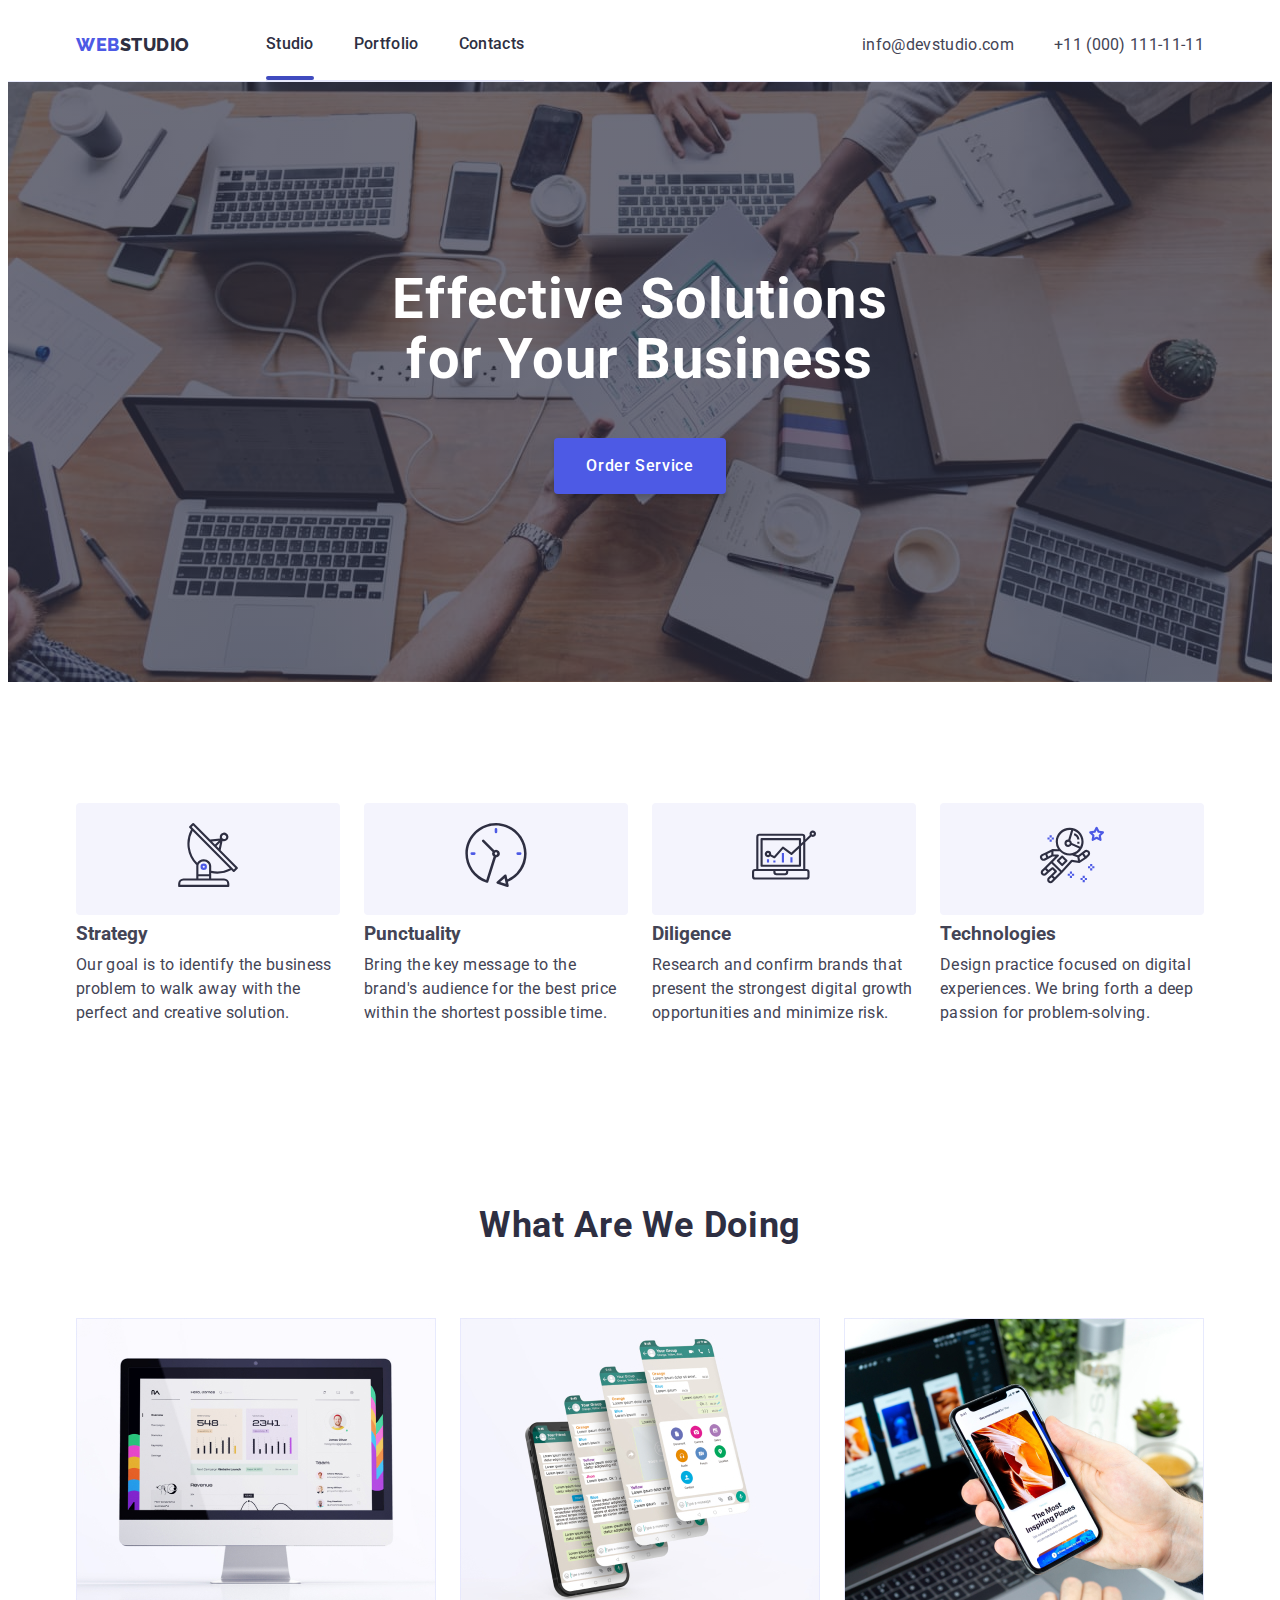
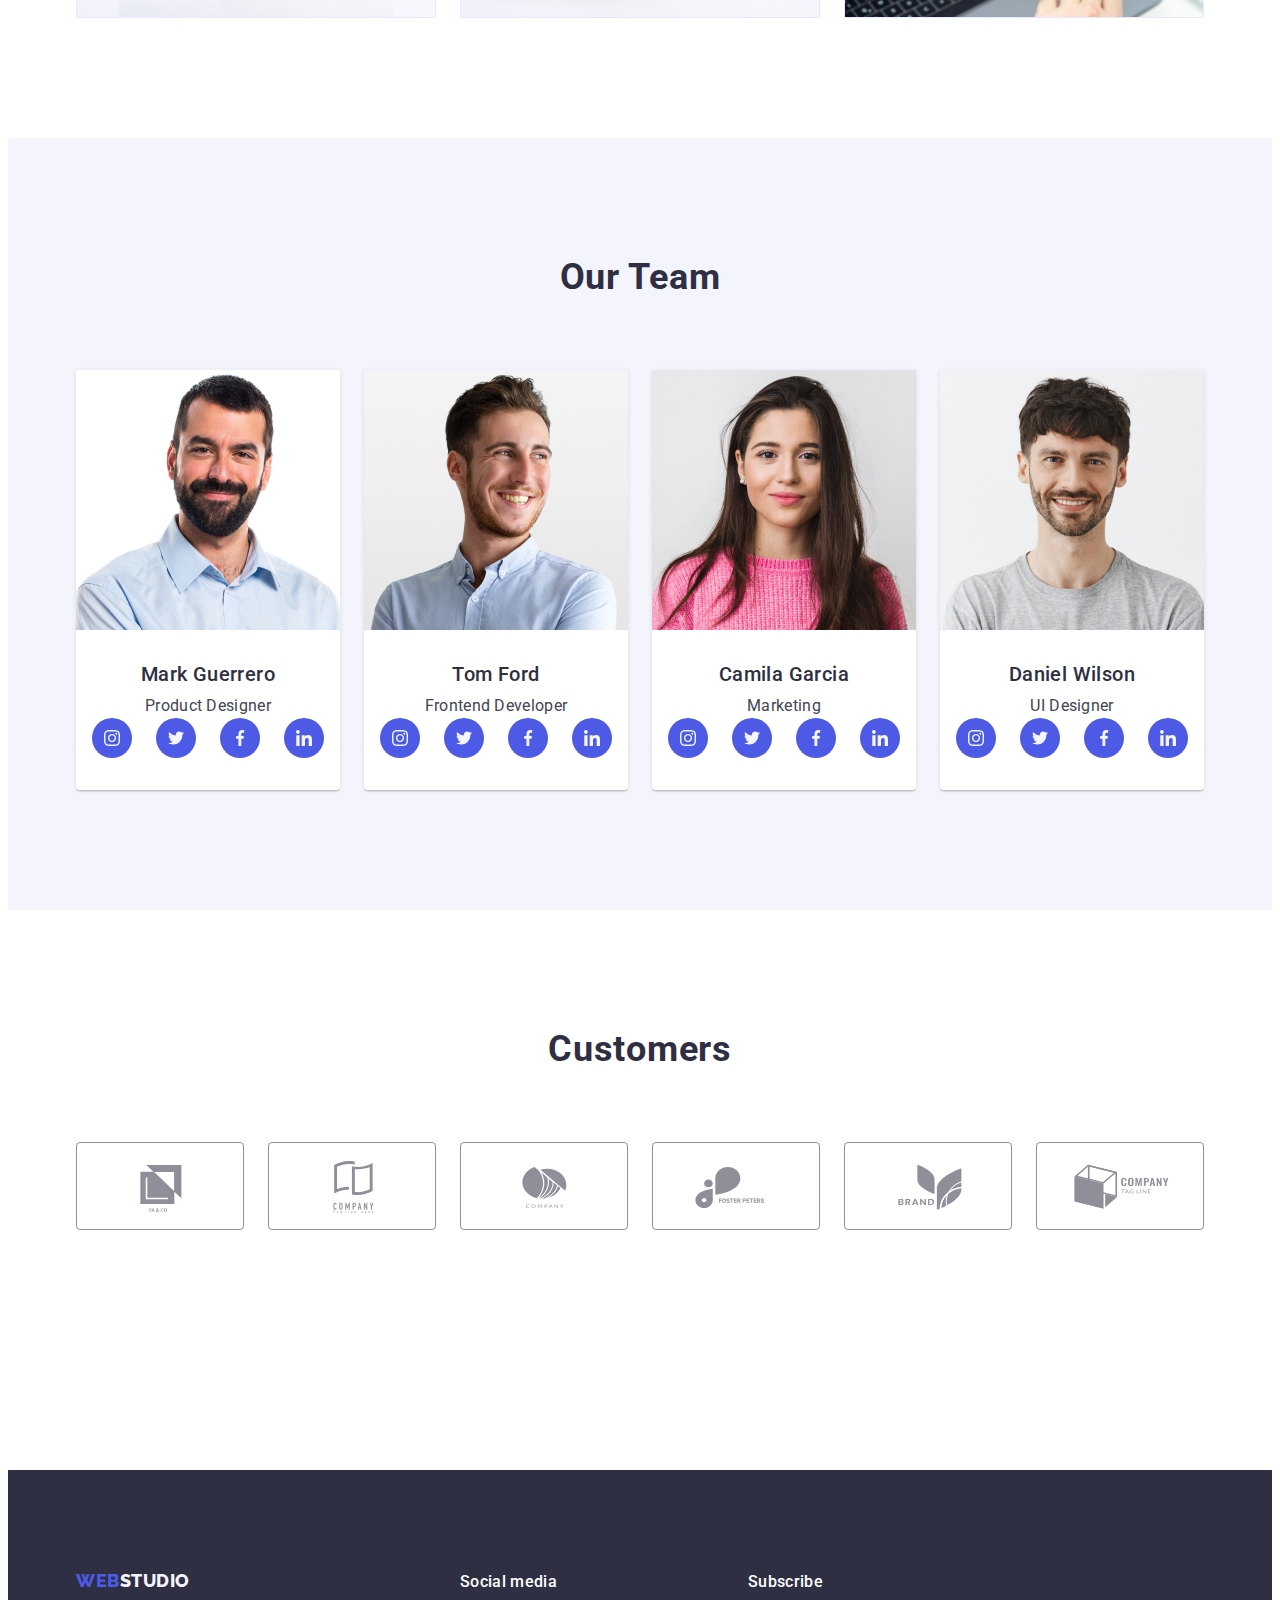
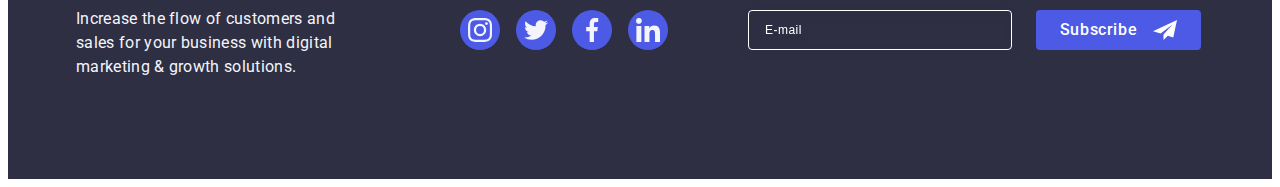
<file: index.html>
<!DOCTYPE html>
<html lang="en">
  <head>
    <meta charset="UTF-8" />
    <meta http-equiv="X-UA-Compatible" content="IE=edge" />
    <meta name="viewport" content="width=device-width, initial-scale=1.0" />
    <meta name="description" content="" />
    <title>Effective Solutions for Your Business</title>
    <link rel="preconnect" href="https://fonts.googleapis.com" />
    <link rel="preconnect" href="https://fonts.gstatic.com" crossorigin />
    <link
      href="https://fonts.googleapis.com/css2?family=Raleway:wght@800&family=Roboto:wght@400;500;700;900&display=swap"
      rel="stylesheet"
    />
    <link
      rel="stylesheet"
      href="https://cdnjs.cloudflare.com/ajax/libs/modern-normalize/2.0.0/modern-normalize.min.css"
      integrity="sha512-4xo8blKMVCiXpTaLzQSLSw3KFOVPWhm/TRtuPVc4WG6kUgjH6J03IBuG7JZPkcWMxJ5huwaBpOpnwYElP/m6wg=="
      crossorigin="anonymous"
      referrerpolicy="no-referrer"
    />
    <!-- Styles css -->
    <link rel="stylesheet" href="./css/styles.css" />
  </head>
  <body>
    <!-- Header -->
    <header class="header">
      <div class="header-container container">
        <nav class="header-nav">
          <a class="link logo" href="./index.html"
            >Web<span class="logo-dark">Studio</span></a
          >
          <ul class="header list">
            <li class="header-item">
              <a class="header-link link page" href="./index.html">Studio</a>
            </li>
            <li class="header-item">
              <a class="header-link link" href="./portfolio.html">Portfolio</a>
            </li>
            <li class="header-item">
              <a class="header-link link" href="">Contacts</a>
            </li>
          </ul>
        </nav>
        <address class="address">
          <ul class="address-list list">
            <li>
              <a class="address-link link" href="mailto:info@devstudio.com"
                >info@devstudio.com</a
              >
            </li>
            <li>
              <a class="address-link link" href="tel:+110001111111"
                >+11 (000) 111-11-11</a
              >
            </li>
          </ul>
        </address>
      </div>
    </header>
    <!-- Main -->
    <main class="main">
      <!-- Section 1 -->
      <section class="section hero">
        <div class="container">
          <h1 class="hero-title">Effective Solutions for Your Business</h1>
          <button class="hero-btn" type="button" data-modal-open>
            Order Service
          </button>
        </div>
      </section>
      <section class="section advantages">
        <div class="container">
          <h2 class="visually-hidden">Advantages</h2>
          <ul class="section-advantages list">
            <li class="section-advantages-item">
              <div class="icons">
                <svg class="advantages-icon" width="64" height="64">
                  <use href="./images/icons.svg#antenna"></use>
                </svg>
              </div>
              <h3 class="advantages-subtitle">Strategy</h3>
              <p class="section-advantages-text">
                Our goal is to identify the business problem to walk away with
                the perfect and creative solution.
              </p>
            </li>
            <li class="section-advantages-item">
              <div class="icons">
                <svg class="advantages-icon" width="64" height="64">
                  <use href="./images/icons.svg#clock"></use>
                </svg>
              </div>
              <h3 class="advantages-subtitle">Punctuality</h3>
              <p class="section-advantages-text">
                Bring the key message to the brand's audience for the best price
                within the shortest possible time.
              </p>
            </li>
            <li class="section-advantages-item">
              <div class="icons">
                <svg class="advantages-icon" width="64" height="64">
                  <use href="./images/icons.svg#diagram"></use>
                </svg>
              </div>
              <h3 class="advantages-subtitle">Diligence</h3>
              <p class="section-advantages-text">
                Research and confirm brands that present the strongest digital
                growth opportunities and minimize risk.
              </p>
            </li>
            <li class="section-advantages-item">
              <div class="icons">
                <svg class="advantages-icon" width="64" height="64">
                  <use href="./images/icons.svg#astronaut"></use>
                </svg>
              </div>
              <h3 class="advantages-subtitle">Technologies</h3>
              <p class="section-advantages-text">
                Design practice focused on digital experiences. We bring forth a
                deep passion for problem-solving.
              </p>
            </li>
          </ul>
        </div>
      </section>
      <!-- Section 2 -->
      <section class="section doing">
        <div class="container">
          <h2 class="title">What are we doing</h2>
          <ul class="section-doing-list">
            <li class="section-doing-item">
              <img
                class="section-doing-img"
                src="./images/img-1.jpg"
                alt="img-1"
                width="360"
                height="360"
              />
            </li>
            <li class="section-doing-item">
              <img
                class="section-doing-img"
                src="./images/img-2.jpg"
                alt="img-2"
                width="360"
                height="360"
              />
            </li>
            <li class="section-doing-item">
              <img
                class="section-doing-img"
                src="./images/img-3.jpg"
                alt="img-3"
                width="360"
                height="360"
              />
            </li>
          </ul>
        </div>
      </section>
      <!-- Section 3 -->
      <section class="section team">
        <div class="container">
          <h2 class="title">Our Team</h2>
          <ul class="section-team-list">
            <li class="section-team-item">
              <img
                class="section-team-img"
                src="./images/img-4.jpg"
                alt="img-4"
                width="264"
                height="260"
              />
              <div class="expert">
                <h3 class="subtitle">Mark Guerrero</h3>
                <p class="section-team-text">Product Designer</p>

                <ul class="team-social-links">
                  <li class="team-social-icon">
                    <a class="link" href="" aria-label="instagram">
                      <svg class="social-icon" width="16" height="16">
                        <use href="./images/icons.svg#instagram"></use>
                      </svg>
                    </a>
                  </li>
                  <li class="team-social-icon">
                    <a class="link" href="" aria-label="instagram">
                      <svg class="social-icon" width="16" height="16">
                        <use href="./images/icons.svg#twitter"></use>
                      </svg>
                    </a>
                  </li>
                  <li class="team-social-icon">
                    <a class="link" href="" aria-label="instagram">
                      <svg class="social-icon" width="16" height="16">
                        <use href="./images/icons.svg#facebook"></use>
                      </svg>
                    </a>
                  </li>
                  <li class="team-social-icon">
                    <a class="link" href="" aria-label="instagram">
                      <svg class="social-icon" width="16" height="16">
                        <use href="./images/icons.svg#linkedin"></use>
                      </svg>
                    </a>
                  </li>
                </ul>
              </div>
            </li>
            <li class="section-team-item">
              <img
                class="section-team-img"
                src="./images/img-5.jpg"
                alt="img-5"
                width="264"
                height="260"
              />
              <div class="expert">
                <h3 class="subtitle">Tom Ford</h3>
                <p class="section-team-text">Frontend Developer</p>

                <ul class="team-social-links">
                  <li class="team-social-icon">
                    <a class="link" href="" aria-label="instagram">
                      <svg class="social-icon" width="16" height="16">
                        <use href="./images/icons.svg#instagram"></use>
                      </svg>
                    </a>
                  </li>
                  <li class="team-social-icon">
                    <a class="link" href="" aria-label="instagram">
                      <svg class="social-icon" width="16" height="16">
                        <use href="./images/icons.svg#twitter"></use>
                      </svg>
                    </a>
                  </li>
                  <li class="team-social-icon">
                    <a class="link" href="" aria-label="instagram">
                      <svg class="social-icon" width="16" height="16">
                        <use href="./images/icons.svg#facebook"></use>
                      </svg>
                    </a>
                  </li>
                  <li class="team-social-icon">
                    <a class="link" href="" aria-label="instagram">
                      <svg class="social-icon" width="16" height="16">
                        <use href="./images/icons.svg#linkedin"></use>
                      </svg>
                    </a>
                  </li>
                </ul>
              </div>
            </li>
            <li class="section-team-item">
              <img
                class="section-team-img"
                src="./images/img-6.jpg"
                alt="img-6"
                width="264"
                height="260"
              />
              <div class="expert">
                <h3 class="subtitle">Camila Garcia</h3>
                <p class="section-team-text">Marketing</p>

                <ul class="team-social-links">
                  <li class="team-social-icon">
                    <a class="link" href="" aria-label="instagram">
                      <svg class="social-icon" width="16" height="16">
                        <use href="./images/icons.svg#instagram"></use>
                      </svg>
                    </a>
                  </li>
                  <li>
                    <a class="link" href="" aria-label="instagram">
                      <svg class="social-icon" width="16" height="16">
                        <use href="./images/icons.svg#twitter"></use>
                      </svg>
                    </a>
                  </li>
                  <li class="team-social-icon">
                    <a class="link" href="" aria-label="instagram">
                      <svg class="social-icon" width="16" height="16">
                        <use href="./images/icons.svg#facebook"></use>
                      </svg>
                    </a>
                  </li>
                  <li class="team-social-icon">
                    <a class="link" href="" aria-label="instagram">
                      <svg class="social-icon" width="16" height="16">
                        <use href="./images/icons.svg#linkedin"></use>
                      </svg>
                    </a>
                  </li>
                </ul>
              </div>
            </li>
            <li class="section-team-item">
              <img
                class="section-team-img"
                src="./images/img-7.jpg"
                alt="img-6"
                width="264"
                height="260"
              />
              <div class="expert">
                <h3 class="subtitle">Daniel Wilson</h3>
                <p class="section-team-text">UI Designer</p>

                <ul class="team-social-links">
                  <li class="team-social-icon">
                    <a class="link" href="" aria-label="instagram">
                      <svg class="social-icon" width="16" height="16">
                        <use href="./images/icons.svg#instagram"></use>
                      </svg>
                    </a>
                  </li>
                  <li>
                    <a class="link" href="" aria-label="instagram">
                      <svg class="social-icon" width="16" height="16">
                        <use href="./images/icons.svg#twitter"></use>
                      </svg>
                    </a>
                  </li>
                  <li class="team-social-icon">
                    <a class="link" href="" aria-label="instagram">
                      <svg class="social-icon" width="16" height="16">
                        <use href="./images/icons.svg#facebook"></use>
                      </svg>
                    </a>
                  </li>
                  <li class="team-social-icon">
                    <a class="link" href="" aria-label="instagram">
                      <svg class="social-icon" width="16" height="16">
                        <use href="./images/icons.svg#linkedin"></use>
                      </svg>
                    </a>
                  </li>
                </ul>
              </div>
            </li>
          </ul>
        </div>
      </section>
      <!-- Section 4 -->
      <section class="section customers">
        <div class="container">
          <h2 class="title">Customers</h2>
          <ul class="customers-list">
            <li class="customers-item">
              <a class="customers-link" href="" aria-label="YA&CO">
                <svg class="customers-icon" width="104" height="56">
                  <use href="./images/icons.svg#logo_1"></use>
                </svg>
              </a>
            </li>
            <li class="customers-item">
              <a class="customers-link" href="" aria-label="Tagline Here">
                <svg class="customers-icon" width="104" height="56">
                  <use href="./images/icons.svg#logo_2"></use>
                </svg>
              </a>
            </li>
            <li class="customers-item">
              <a class="customers-link" href="" aria-label="Company logo">
                <svg class="customers-icon" width="104" height="56">
                  <use href="./images/icons.svg#logo_3"></use>
                </svg>
              </a>
            </li>
            <li class="customers-item">
              <a class="customers-link" href="" aria-label="Foster Peters">
                <svg class="customers-icon" width="104" height="56">
                  <use href="./images/icons.svg#logo_4"></use>
                </svg>
              </a>
            </li>
            <li class="customers-item">
              <a class="customers-link" href="" aria-label="Brend">
                <svg class="customers-icon" width="104" height="56">
                  <use href="./images/icons.svg#logo_5"></use>
                </svg>
              </a>
            </li>
            <li class="customers-item">
              <a class="customers-link" href="" aria-label="Tag Line">
                <svg class="customers-icon" width="104" height="56">
                  <use href="./images/icons.svg#logo_6"></use>
                </svg>
              </a>
            </li>
          </ul>
        </div>
      </section>
    </main>
    <!--Footer-->
    <footer class="footer">
      <div class="container">
        <div class="discription-container">
          <a class="link logo" href="./index.html">
            Web<span class="logo-light">Studio</span>
          </a>
          <p class="footer-text">
            Increase the flow of customers and sales for your business with
            digital marketing & growth solutions.
          </p>
        </div>
        <div class="social-container">
          <p class="footer-subtitle">Social media</p>
          <ul class="footer-links">
            <li class="footer-item">
              <a class="link" href="https://www.instagram.com/" target="_blank">
                <svg class="footer-logo" width="24" height="24">
                  <use href="./images/icons.svg#instagram"></use>
                </svg>
              </a>
            </li>
            <li class="footer-item">
              <a class="link" href="https://twitter.com/" target="_blank">
                <svg class="footer-logo" width="24" height="24">
                  <use href="./images/icons.svg#twitter"></use>
                </svg>
              </a>
            </li>
            <li class="footer-item">
              <a class="link" href="https://facebook.com/" target="_blank">
                <svg class="footer-logo" width="24" height="24">
                  <use href="./images/icons.svg#facebook"></use>
                </svg>
              </a>
            </li>
            <li class="footer-item">
              <a class="link" href="https://www.linkedin.com/" target="_blank">
                <svg class="footer-logo" width="24" height="24">
                  <use href="./images/icons.svg#linkedin"></use>
                </svg>
              </a>
            </li>
          </ul>
        </div>
        <div class="footer-subscribe">
          <p class="subscribe-subtitle">Subscribe</p>
          <form class="footer-subscribe-form">
            <label class="footer-subscribe-email-label">
              <input
                class="footer-subscribe-email-input"
                type="email"
                name="subscribe-email"
                placeholder="E-mail"
              />
            </label>
            <button class="btn-footer-subscribe" type="submit">
              Subscribe
              <svg class="icon-lable-subscribe" width="24" height="24">
                <use href="./images/icons.svg#icon-subscribe"></use>
              </svg>
            </button>
          </form>
        </div>
      </div>
    </footer>
    <div class="modal-box is-hidden" data-modal>
      <div class="callback-form">
        <button class="btn_modal" type="button" data-modal-close>
          <svg class="icon-btn-close" width="8" height="8">
            <use href="./images/icons.svg#icon-close"></use>
          </svg>
        </button>
        <p class="callback-subtitle">
          Leave your contacts and we will call you back
        </p>
        <form class="fields-box">
          <div class="fields-container">
            <label class="field-lable" for="user-name"> Name </label>
            <div class="field-input">
              <input
                type="text"
                class="username"
                name="user-name"
                id="user-name"
              />
              <svg class="icon-lable" width="18" height="24">
                <use href="./images/icons.svg#icon-person"></use>
              </svg>
            </div>
          </div>
          <div class="fields-container">
            <label class="field-lable" for="user-phone"> Phone </label>
            <div class="field-input">
              <input
                type="text"
                class="username"
                name="user-phone"
                id="user-phone"
              />
              <svg class="icon-lable" width="18" height="24">
                <use href="./images/icons.svg#icon-phone"></use>
              </svg>
            </div>
          </div>
          <div class="fields-container">
            <label class="field-lable" for="user-email"> Email </label>
            <div class="field-input">
              <input
                type="text"
                class="username"
                name="user-email"
                id="user-email"
              />
              <svg class="icon-lable" width="18" height="24">
                <use href="./images/icons.svg#icon-email"></use>
              </svg>
            </div>
          </div>
          <div class="comments-container">
            <label class="field-lable" for="user-comment"> Comment </label>
            <textarea
              class="comment"
              id="user-comment"
              name="user-comment"
              placeholder="Text input"
            ></textarea>
          </div>
          <div class="privacy-container">
            <input
              type="checkbox"
              id="user-privacy"
              name="user-privacy"
              class="chb-policy visually-hidden"
              value="true"
            />
            <label class="privacy-lable" for="user-privacy">
              <span class="checkbox-span">
                <svg class="icon-checkbox" width="10" height="8">
                  <use href="./images/icons.svg#icon-checkbox"></use>
                </svg>
              </span>
              I accept the terms and conditions of the
              <a class="privacy-link" href="">Privacy Policy</a>
            </label>
          </div>
          <button class="btn-callback-send" type="submit">Send</button>
        </form>
      </div>
    </div>
    <script src="./js/modal.js"></script>
  </body>
</html>
</file>
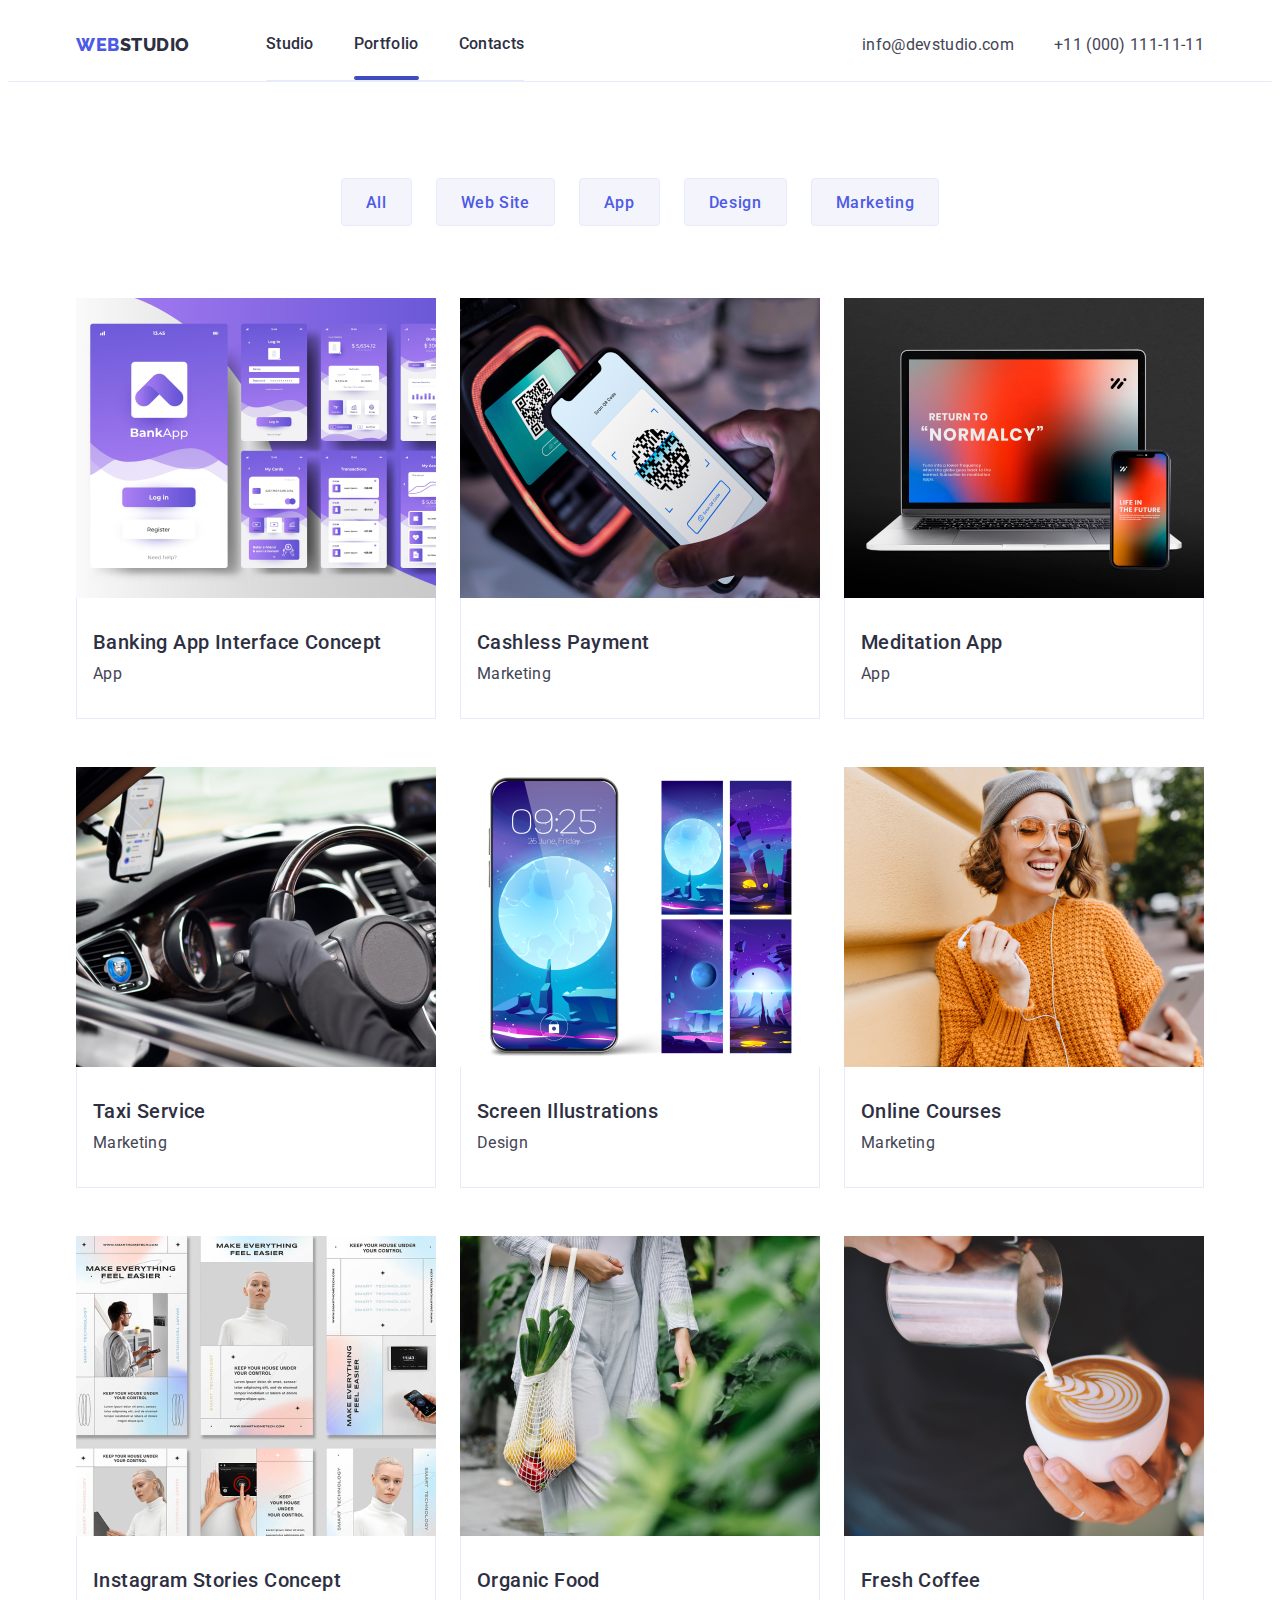
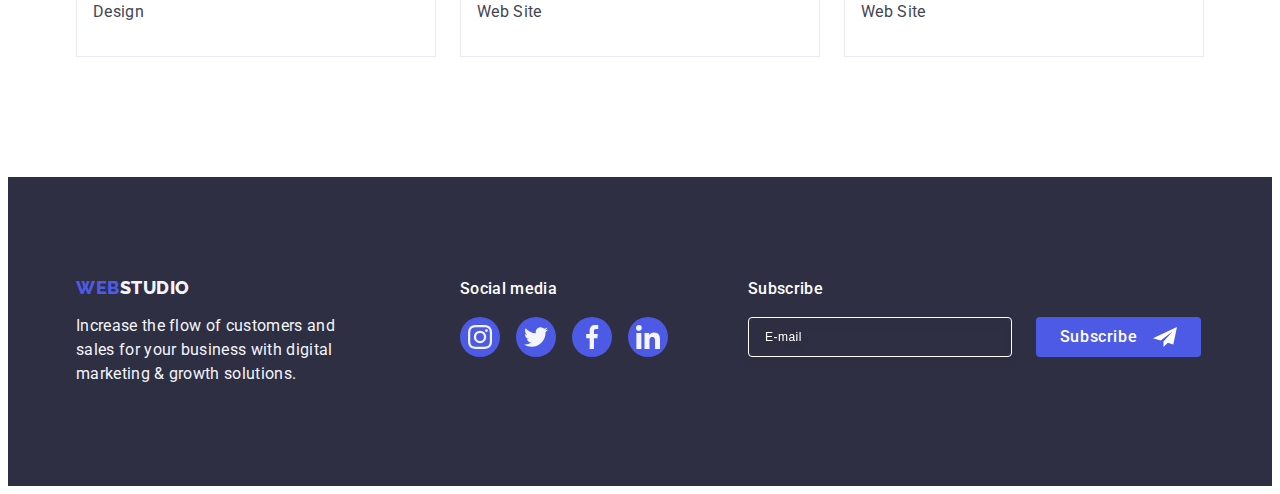
<file: portfolio.html>
<!DOCTYPE html>
<html lang="en">
  <head>
    <meta charset="UTF-8" />
    <meta http-equiv="X-UA-Compatible" content="IE=edge" />
    <meta name="viewport" content="width=device-width, initial-scale=1.0" />
    <meta name="description" content="" />
    <title>Portfolio</title>
    <link rel="preconnect" href="https://fonts.googleapis.com" />
    <link rel="preconnect" href="https://fonts.gstatic.com" crossorigin />
    <link
      href="https://fonts.googleapis.com/css2?family=Raleway:wght@800&family=Roboto:wght@400;500;700;900&display=swap"
      rel="stylesheet"
    />
    <link
      rel="stylesheet"
      href="https://cdnjs.cloudflare.com/ajax/libs/modern-normalize/2.0.0/modern-normalize.min.css"
      integrity="sha512-4xo8blKMVCiXpTaLzQSLSw3KFOVPWhm/TRtuPVc4WG6kUgjH6J03IBuG7JZPkcWMxJ5huwaBpOpnwYElP/m6wg=="
      crossorigin="anonymous"
      referrerpolicy="no-referrer"
    />
    <!-- Styles -->
    <link rel="stylesheet" href="./css/styles.css" />
  </head>
  <body>
    <!-- Header -->
    <header class="header">
      <div class="header-container container">
        <nav class="header-nav">
          <a class="link logo" href="/index.html"
            >Web<span class="logo-dark">Studio</span>
          </a>

          <ul class="header list">
            <li class="header-item">
              <a class="header-link link" href="./index.html">Studio</a>
            </li>
            <li class="header-item">
              <a class="header-link link page" href="./portfolio.html"
                >Portfolio</a
              >
            </li>
            <li class="header-item">
              <a class="header-link link" href="">Contacts</a>
            </li>
          </ul>
        </nav>
        <address class="address">
          <ul class="address-list list">
            <li>
              <a class="address-link link" href="mailto:info@devstudio.com"
                >info@devstudio.com</a
              >
            </li>
            <li>
              <a class="address-link link" href="tel:+110001111111"
                >+11 (000) 111-11-11</a
              >
            </li>
          </ul>
        </address>
      </div>
    </header>
    <main>
      <!-- Main -->
      <section class="section portfolio">
        <div class="container">
          <h1 class="visually-hidden">Portfolio</h1>
          <ul class="portfolio-list list">
            <li class="porfolio-item">
              <button class="portfolio-btn" type="button">All</button>
            </li>
            <li class="porfolio-item">
              <button class="portfolio-btn" type="button">Web Site</button>
            </li>
            <li class="porfolio-item">
              <button class="portfolio-btn" type="button">App</button>
            </li>
            <li class="porfolio-item">
              <button class="portfolio-btn" type="button">Design</button>
            </li>
            <li class="porfolio-item">
              <button class="portfolio-btn" type="button">Marketing</button>
            </li>
          </ul>
          <ul class="portfolio-main list">
            <li class="portfolio-main-item">
              <a class="portfolio-main link" href="">
                <div class="overlay">
                  <img
                    src="./images/img-8.jpg"
                    alt="Banking App"
                    width="360"
                    height="300"
                  />
                  <p class="portfolio-description overlay">
                    14 Stylish and User-Friendly App Design Concepts · Task
                    Manager App · Calorie Tracker App · Exotic Fruit Ecommerce
                    App · Cloud Storage App
                  </p>
                </div>
                <div class="portfolio-container">
                  <h2 class="portfolio-subtitle">
                    Banking App Interface Concept
                  </h2>
                  <p class="portfolio-text">App</p>
                </div>
              </a>
            </li>
            <li class="portfolio-main-item">
              <a class="portfolio-main link" href="">
                <div class="overlay">
                  <img
                    src="./images/img-9.jpg"
                    alt="Cashless Payment"
                    width="360"
                    height="300"
                  />
                  <p class="portfolio-description overlay">
                    14 Stylish and User-Friendly App Design Concepts · Task
                    Manager App · Calorie Tracker App · Exotic Fruit Ecommerce
                    App · Cloud Storage App
                  </p>
                </div>
                <div class="portfolio-container">
                  <h2 class="portfolio-subtitle">Cashless Payment</h2>
                  <p class="portfolio-text">Marketing</p>
                </div>
              </a>
            </li>
            <li class="portfolio-main-item">
              <a class="portfolio-main link" href="">
                <div class="overlay">
                  <img
                    src="./images/img-10.jpg"
                    alt="Meditation App"
                    width="360"
                    height="300"
                  />
                  <p class="portfolio-description overlay">
                    14 Stylish and User-Friendly App Design Concepts · Task
                    Manager App · Calorie Tracker App · Exotic Fruit Ecommerce
                    App · Cloud Storage App
                  </p>
                </div>
                <div class="portfolio-container">
                  <h2 class="portfolio-subtitle">Meditation App</h2>
                  <p class="portfolio-text">App</p>
                </div>
              </a>
            </li>
            <li class="portfolio-main-item">
              <a class="portfolio-main link" href="">
                <div class="overlay">
                  <img
                    src="./images/img-11.jpg"
                    alt="Taxi Servise"
                    width="360"
                    height="300"
                  />
                  <p class="portfolio-description overlay">
                    14 Stylish and User-Friendly App Design Concepts · Task
                    Manager App · Calorie Tracker App · Exotic Fruit Ecommerce
                    App · Cloud Storage App
                  </p>
                </div>
                <div class="portfolio-container">
                  <h2 class="portfolio-subtitle">Taxi Service</h2>
                  <p class="portfolio-text">Marketing</p>
                </div>
              </a>
            </li>
            <li class="portfolio-main-item">
              <a class="portfolio-main link" href="">
                <div class="overlay">
                  <img
                    src="./images/img-12.jpg"
                    alt="Screen Illustrations"
                    width="360"
                    height="300"
                  />
                  <p class="portfolio-description overlay">
                    14 Stylish and User-Friendly App Design Concepts · Task
                    Manager App · Calorie Tracker App · Exotic Fruit Ecommerce
                    App · Cloud Storage App
                  </p>
                </div>
                <div class="portfolio-container">
                  <h2 class="portfolio-subtitle">Screen Illustrations</h2>
                  <p class="portfolio-text">Design</p>
                </div>
              </a>
            </li>
            <li class="portfolio-main-item">
              <a class="portfolio-main link" href="">
                <div class="overlay">
                  <img
                    src="./images/img-13.jpg"
                    alt="Online Courses"
                    width="360"
                    height="300"
                  />
                  <p class="portfolio-description overlay">
                    14 Stylish and User-Friendly App Design Concepts · Task
                    Manager App · Calorie Tracker App · Exotic Fruit Ecommerce
                    App · Cloud Storage App
                  </p>
                </div>
                <div class="portfolio-container">
                  <h2 class="portfolio-subtitle">Online Courses</h2>
                  <p class="portfolio-text">Marketing</p>
                </div>
              </a>
            </li>
            <li class="portfolio-main-item">
              <a class="portfolio-main link" href="">
                <div class="overlay">
                  <img
                    src="./images/img-14.jpg"
                    alt="Instagram Stories Concept"
                    width="360"
                    height="300"
                  />
                  <p class="portfolio-description overlay">
                    14 Stylish and User-Friendly App Design Concepts · Task
                    Manager App · Calorie Tracker App · Exotic Fruit Ecommerce
                    App · Cloud Storage App
                  </p>
                </div>
                <div class="portfolio-container">
                  <h2 class="portfolio-subtitle">Instagram Stories Concept</h2>
                  <p class="portfolio-text">Design</p>
                </div>
              </a>
            </li>
            <li class="portfolio-main-item">
              <a class="portfolio-main link" href="">
                <div class="overlay">
                  <img
                    src="./images/img-15.jpg"
                    alt="Organic Food"
                    width="360"
                    height="300"
                  />
                  <p class="portfolio-description overlay">
                    14 Stylish and User-Friendly App Design Concepts · Task
                    Manager App · Calorie Tracker App · Exotic Fruit Ecommerce
                    App · Cloud Storage App
                  </p>
                </div>
                <div class="portfolio-container">
                  <h2 class="portfolio-subtitle">Organic Food</h2>
                  <p class="portfolio-text">Web Site</p>
                </div>
              </a>
            </li>
            <li class="portfolio-main-item">
              <a class="portfolio-main link" href="">
                <div class="overlay">
                  <img
                    src="./images/img-16.jpg"
                    alt="Fresh Coffee"
                    width="360"
                    height="300"
                  />
                  <p class="portfolio-description overlay">
                    14 Stylish and User-Friendly App Design Concepts · Task
                    Manager App · Calorie Tracker App · Exotic Fruit Ecommerce
                    App · Cloud Storage App
                  </p>
                </div>
                <div class="portfolio-container">
                  <h2 class="portfolio-subtitle">Fresh Coffee</h2>
                  <p class="portfolio-text">Web Site</p>
                </div>
              </a>
            </li>
          </ul>
        </div>
      </section>
    </main>
    <!-- Footer -->
    <footer class="footer">
      <div class="container">
        <div class="discription-container">
          <a class="link logo" href="./index.html">
            Web<span class="logo-light">Studio</span>
          </a>
          <p class="footer-text">
            Increase the flow of customers and sales for your business with
            digital marketing & growth solutions.
          </p>
        </div>
        <div class="social-container">
          <p class="footer-subtitle">Social media</p>
          <ul class="footer-links">
            <li class="footer-item">
              <a class="link" href="https://www.instagram.com/" target="_blank">
                <svg class="footer-logo" width="24" height="24">
                  <use href="./images/icons.svg#instagram"></use>
                </svg>
              </a>
            </li>
            <li class="footer-item">
              <a class="link" href="https://twitter.com/" target="_blank">
                <svg class="footer-logo" width="24" height="24">
                  <use href="./images/icons.svg#twitter"></use>
                </svg>
              </a>
            </li>
            <li class="footer-item">
              <a class="link" href="https://facebook.com/" target="_blank">
                <svg class="footer-logo" width="24" height="24">
                  <use href="./images/icons.svg#facebook"></use>
                </svg>
              </a>
            </li>
            <li class="footer-item">
              <a class="link" href="https://www.linkedin.com/" target="_blank">
                <svg class="footer-logo" width="24" height="24">
                  <use href="./images/icons.svg#linkedin"></use>
                </svg>
              </a>
            </li>
          </ul>
        </div>
        <div class="footer-subscribe">
          <p class="subscribe-subtitle">Subscribe</p>
          <form class="footer-subscribe-form">
            <label class="footer-subscribe-email-label">
              <input
                class="footer-subscribe-email-input"
                type="email"
                name="subscribe-email"
                placeholder="E-mail"
              />
            </label>
            <button class="btn-footer-subscribe" type="submit">
              Subscribe
              <svg class="icon-lable-subscribe" width="24" height="24">
                <use href="./images/icons.svg#icon-subscribe"></use>
              </svg>
            </button>
          </form>
        </div>
      </div>
    </footer>
  </body>
</html>
</file>
<file: css/styles.css>
:root{
    --main-dark-cl: #2E2F42;
    --main-dark-accent: #434455;
    --main-light-cl: #F4F4FD;
    --accent-cl: #FFFFFF;
    --blue-accent-cl: #4D5AE5;
    --BLUE-accent-cl: #404BBF;
    --border-cl: #E7E9FC;
}
*,
*::before,
*::after {
    box-sizing: border-box;
}
.visually-hidden {
    position: absolute;
    width: 1px;
    height: 1px;
    margin: -1px;
    border: 0;
    padding: 0;
    white-space: nowrap;
    clip-path: inset(100%);
    clip: rect(0 0 0 0);
    overflow: hidden;
}
body {
    font-family: "Roboto", sans-serif;
    font-size: 16px;
    color: var(--main-dark-accent);
    background-color: var(--accent-cl);
}

img {
    display: block;
    max-width: 100%;
    height: auto;
}
svg {
    display: block;

}
ul,
ol {
    list-style-type: none;
    padding: 0;
    margin: 0;
}

h1,
h2,
h3,
h4,
h5, p {
    margin: 0;
    padding: 0;
}

.link,
a {
    text-decoration: none;
}

.btn,
button {
    font-family: inherit;
    cursor: pointer;
}

.subtitle {
    font-weight: 500;
    font-size: 20px;
    line-height: 1.2;
    letter-spacing: 0.02em;
    color: var(--main-dark-cl);
}

.title {
    font-weight: 700;
    font-size: 36px;
    line-height: 1.11;
    letter-spacing: 0.02em;
    text-transform: capitalize;
    text-align: center;
    color: var(--main-dark-cl);
    margin-bottom: 72px;
}

.container {
    width: 1158px;
    margin: 0 auto;
    padding: 0 15px;
}
.logo {
    font-family: 'Raleway', sans-serif;
    font-weight: 800;
    font-size: 18px;
    line-height: 1.17;
    letter-spacing: 0.03em;
    text-transform: uppercase;
    color: var(--blue-accent-cl);
}

.logo-dark {
    color: var(--main-dark-cl);
}

.logo-light {
    color: var(--main-light-cl);
}
.header {
    display: flex;
    letter-spacing: 0.02em;
    color: var(--main-dark-cl);
    border-bottom: 1px solid var(--border-cl);
    gap: 40px;
}

.header-container {
    display: flex;
    align-items: center;
    justify-content: space-between;
}


.header-nav {
    display: flex;
    align-items: center;
}

.link {
    text-decoration: none;
}

.header-nav .logo {
    margin-right: 76px;
}

.header-list {
    list-style: none;
    display: flex;
    align-items: center;
    gap: 40px;
}

.header-link {
    font-weight: 500;
    font-size: 16px;
    line-height: 1.5;
    letter-spacing: 0.02em;
    color: var(--main-dark-cl);
    padding-top: 24px;
    padding-bottom: 24px;
    display: block;
}

.header-link:hover,
.header-link:focus {
    color: var(--BLUE-accent-cl);
}

.address {
    font-style: normal;
}

.address-list {
    display: flex;
    align-items: center;
    gap: 40px;
}

.address-link {
    letter-spacing: 0.02em;
    line-height: 1.5;
    color: var(--main-dark-accent);
    transition: color 250ms cubic-bezier(0.4, 0, 0.2, 1);
}

.address-link:hover,
.address-link:focus {
    color: var(--BLUE-accent-cl);
}
.page {
    position: relative;
    color: #2E2F42;
    transition: color 250ms cubic-bezier(0.4, 0, 0.2, 1);
}

.page::after {
    position: absolute;
    display: block;
    width: 100%;
    height: 4px;
    border-radius: 2px;
    background: #404BBF;
    content: "";
    margin-top: 20px;
}
.address {
    list-style: none;
}
.hero {
    background-color: var(--main-dark-cl);
    padding-top: 188px;
    padding-bottom: 188px;
    background-image: linear-gradient(to bottom, rgba(46, 47, 66, 0.7), rgba(46, 47, 66, 0.7)), url(../images/people_office.jpg);
    background-repeat: no-repeat;
    background-position: center;
    background-size: cover;
    max-width: 1440px;
    margin: 0 auto;
}

.hero-title {
    font-weight: 700;
    font-size: 56px;
    line-height: 1.07;
    letter-spacing: 0.02em;
    text-align: center;
    color: var(--accent-cl);
    max-width: 496px;
    margin: 0 auto;
}

.hero-btn {
    font-weight: 500;
    font-size: 16px;
    line-height: 1.5;
    color: var(--accent-cl);
    background-color: var(--blue-accent-cl);
    letter-spacing: 0.04em;
    min-width: 169px;
    height: 56px;
    display: block;
    margin: 0 auto;
    box-shadow: 0px 4px 4px rgba(0, 0, 0, 0.15);
    border-radius: 4px;
    padding: 16px 32px;
    border: none;
    margin-top: 48px;
    transition: background-color 250ms cubic-bezier(0.4, 0, 0.2, 1);
}

.hero-btn:hover,
.hero-btn:focus {
    background-color: var(--BLUE-accent-cl);
}

.section.advantages {
    padding-top: 120px;
    padding-bottom: 120px;
}

.section-advantages.list{
    display: flex;
    width: 1128px;
    height: 224px;
    justify-content: space-between;
    gap: 24px;
    align-items: center;
}

.section-advantages-item {
    width: calc((100% - 3 * 24px) / 4);
}
.section-advantages-item:last-child {
    margin-right: 0;
}

.advantages-subtitle {
    margin-bottom: 8px;
    margin-top: 8px;
}

.section-advantages-text {
    line-height: 1.5;
    letter-spacing: 0.02em;
    margin: 0;
}
.advantages-icon {
    fill: currentColor;
    width: 100%;
    margin-bottom: 8px;
}
.section-advantages .icons {
    background-color: #f4f4fd;
    min-width: 264px;
    min-height: 112px;
    display: flex;
    margin-bottom: 8px;
    border-radius: 4px;
    align-items: center;
    justify-content: center;
}
.doing {
    padding-top: 60px;
    padding-bottom: 120px;
}

.section-doing-title {
    margin-bottom: 72px;
}

.section-doing-list {
    display: flex;
    justify-content: space-between;
    gap: 24px;
    
}
.section-doing-item {
    width: calc((100% - 2 * 24px) / 3);
}
.section-doing-img:last-child{
    margin-right: 0;
}

.team {
    background-color: var(--main-light-cl);
    padding-top: 120px;
}
.section.team {
    padding: 120px 0;
}
.section-team-list {
    display: flex;
    gap: 24px;
}

.section-team-list:last-child {
    margin-right: 0;
}

.section-team-item {
    background: var(--accent-cl);
    border-radius: 0px 0px 4px 4px;
    width: calc((100% - 3 * 24px) / 4);
    box-shadow: 0px 2px 1px 0px rgba(46, 47, 66, 0.08), 0px 1px 1px 0px rgba(46, 47, 66, 0.16), 0px 1px 6px 0px rgba(46, 47, 66, 0.08);
}
.section-team-text {
    line-height: 1.5;
    letter-spacing: 0.02em;
    text-align: center;
}

.section-team-item .subtitle {
    text-align: center;
    margin-bottom: 8px;
}
.expert {
    padding: 32px 0;
}
.team-social-links {
    display: flex;
    gap: 24px;
    justify-content: center;
    align-items: center;
}

.team-social-links .link {
    display: flex;
    justify-content: center;
    align-items: center;
    width: 40px;
    height: 40px;
    border-radius: 50%;
    background-color: var(--blue-accent-cl);
    transition: background-color 250ms cubic-bezier(0.4, 0, 0.2, 1);
}

.team-social-links .link:hover,
.team-social-links .link:focus {
    background-color: var(--BLUE-accent-cl)
}

.social-icon {
    fill: var(--main-light-cl);
}
.footer {
    background: var(--main-dark-cl);
    color: var(--main-light-cl);
    padding-top: 100px;
    padding-bottom: 100px;
    display: flex;
}
.footer .container {
    display: flex;
    align-items: baseline;
}

.discription-container {
    margin-right: 120px;
}
.footer-text {
    line-height: 1.5;
    letter-spacing: 0.02em;
    width: 264px;
}
 .footer .logo{
    display: inline-block;
    margin-bottom: 16px;
}
.social-container {
    margin-right: 80px;
}
.footer-subtitle {
    font-size: 16px;
    font-weight: 500;
    line-height: 24px;
    letter-spacing: 0.32px;
    color: var(--accent-cl);
    margin-bottom: 16px;
}

.footer-links{
    display: flex;
    gap: 16px;
}

.footer-links .link {
    display: flex;
    width: 40px;
    height: 40px;
    border-radius: 50%;
    background-color: var(--blue-accent-cl);
    align-items: center;
    justify-content: center;
    transition: background-color 250ms cubic-bezier(0.4, 0, 0.2, 1);
}

.footer-item .link:hover,
.footer-item .link:focus{
    background-color: #31d0aa;
}

.footer-logo {
    fill: #F4F4FD;
}
.footer-subscribe .subscribe-subtitle{
    font-style: normal;
    font-weight: 500;
    font-size: 16px;
    line-height: 1.5;
    letter-spacing: 0.02em;
    color: #ffffff;
    margin-bottom: 16px;
}
.footer-subscribe-form {
    display: flex;
    gap: 24px;
}

.footer-subscribe-email-input {
    width: 264px;
    height: 40px;
    border: 1px solid #ffffff;
    background-color: transparent;
    font-size: 12px;
    line-height: 1.5;
    letter-spacing: 0.04em;
    padding-left: 16px;
    filter: drop-shadow(0px 4px 4px rgba(0, 0, 0, 0.15));
    border-radius: 4px;
    color: #ffffff;
}
.footer-subscribe-email-input::placeholder {
    color: #ffffff;
}
.btn-footer-subscribe {
    min-width: 165px;
    height: 40px;
    display: flex;
    justify-content: center;
    align-items: center;
    font-family: 'Roboto', sans-serif;
    font-weight: 500;
    font-size: 16px;
    line-height: 1.5;
    display: flex;
    align-items: center;
    text-align: center;
    letter-spacing: 0.04em;
    color: #ffffff;
    cursor: pointer;
    background-color: #4d5ae5;
    border: none;
    border-radius: 4px;
    transition: background-color 250ms cubic-bezier(0.4, 0, 0.2, 1);
}
.btn-footer-subscribe:hover,
.btn-footer-subscribe:focus {
    background: #404bbf;
}
.icon-lable-subscribe {
    margin-left: 16px;
    fill: currentColor;
}
.section.portfolio {
    padding-top: 96px;
    padding-bottom: 120px;
}
.portfolio-btn {
    color: var(--blue-accent-cl);
    background-color: var(--main-light-cl);
    border: 1px solid var(--border-cl);
    border-radius: 4px;
    font-weight: 500;
    font-size: 16px;
    height: 48px;
    line-height: 1.5;
    letter-spacing: 0.04em;
    padding-top: 12px;
    padding-right: 24px;
    padding-bottom: 12px;
    padding-left: 24px;
    transition: color 250ms cubic-bezier(0.4, 0, 0.2, 1),
    background-color 250ms cubic-bezier(0.4, 0, 0.2, 1),
    border-color 250ms cubic-bezier(0.4, 0, 0.2, 1),
    box-shadow 250ms cubic-bezier(0.4, 0, 0.2, 1);
}

.portfolio-btn:hover,
.portfolio-btn:focus {
    color: var(--accent-cl);
    background-color: var(--BLUE-accent-cl);
    border: 1px solid transparent;
    box-shadow: 0px 2px 2px 0px rgba(0, 0, 0, 0.12), 0px 2px 1px 0px rgba(0, 0, 0, 0.08), 0px 3px 1px 0px rgba(0, 0, 0, 0.10);
}

.portfolio-text {
    color: var(--main-dark-accent);
    font-size: 16px;
    line-height: 1.5;
    letter-spacing: 0.02em;
}

.portfolio-main {
    list-style: none;
}

.portfolio-subtitle {
    font-weight: 500;
    font-size: 20px;
    line-height: 1.2;
    letter-spacing: 0.02em;
    color: var(--main-dark-cl);
    margin-bottom: 8px;
}

.portfolio-list {
    display: flex;
    gap: 24px;
    justify-content: center;
    margin-bottom: 72px;
}
.portfolio-main.list {
    display: flex;
    flex-wrap: wrap;
    column-gap: 24px;
    row-gap: 48px;
   
}

.portfolio-main-item {
    width: calc((100% - 48px) / 3);
}
.overlay {
    position: relative;
    overflow: hidden;
}
.portfolio-main .link:hover .portfolio-description, 
.portfolio-main .link:focus .portfolio-description {
    transform: translateY(0);
}

.portfolio-description {
    position: absolute;
    height: 100%;
    width: 100%;
    padding: 40px 32px;
    background-color: #4d5ae5;
    color: #f4f4fd;
    top: 0;
    font-weight: 400;
    font-size: 16px;
    line-height: 1.5;
    letter-spacing: 0.02em;
    transform: translateY(100%);
    transition: transform 250ms cubic-bezier(0.4, 0, 0.2, 1);
}

.prtfolio-main-item:last-child {
    margin-right: 0;
}

.portfolio-item {
    width: 360px;
    height: 420px;
}

.portfolio-main.link{
    display: block;
    transition: box-shadow 250ms cubic-bezier(0.4, 0, 0.2, 1);
}
.portfolio-main.link:hover,
.portfolio-main.link:focus {
    box-shadow: 0px 1px 6px rgba(46, 47, 66, 0.08),
    0px 1px 1px rgba(46, 47, 66, 0.16),
    0px 2px 1px rgba(46, 47, 66, 0.08);
}
.portfolio-container {
    border: 1px solid var(--border-cl);
    border-top: none;
    padding: 32px 16px;
}
.section.customers {
    padding: 120px 0 120px;
}
.customer-container {
    margin: 0;
}

.customers-link {
    width: 100%;
    height: 100%;
    border: 1px solid #8E8F99;
    border-radius: 4px;
    display: flex;
    align-items: center;
    color: #8E8F99;
    justify-content: center;
    transition: border-color 250ms cubic-bezier(0.4, 0, 0.2, 1),
        color 250ms cubic-bezier(0.4, 0, 0.2, 1);
}
.customers-link:hover,
.customers-link:focus,
.customers-link:active {
    border: 1px solid #404BBF;
    color: var(--BLUE-accent-cl);
}

.customers-icon {
    fill: currentColor;
    transition: fill 250ms cubic-bezier(0.4, 0, 0.2, 1);
    align-content: center;
    transition: fill 250ms cubic-beizier(0.4, 0, 0.2, 1), color 250ms cubic-bezier(0.4, 0, 0.2, 1);
}
.customers-icon:hover,
.customers-icon:focus {
    fill: #404BBF;
}

.customers-list {
    display: flex;
    gap: 24px;
    align-items: center;
    padding-bottom: 120px;
}

.customers-item {
    width: 168px;
    height: 88px;
    transition: border-color 250ms cubic-bezier(0.4, 0, 0.2, 1), color 250ms cubic-bezier(0.4, 0, 0.2, 1);
}


.customers-item:last-child {
    margin-right: 0;
}

.is-hidden {
    visibility: hidden;
    opacity: 0;
    pointer-events: none;
}
.modal-box {
    position: fixed;
    width: 100%;
    height: 100%;
    top: 0;
    left: 0;
    background-color: rgba(46, 47, 66, 0.4);
    transition: opacity 250ms cubic-bezier(0.4, 0, 0.2, 1), visibility 250ms cubic-bezier(0.4, 0, 0.2, 1);
}

.callback-form {
    opacity: 1;
    position: absolute;
    top: 50%;
    left: 50%;
    transform: translate(-50%, -50%);
    width: 408px;
    min-height: 584px;
    background: #fcfcfc;
    box-shadow: 0px 1px 1px rgba(0, 0, 0, 0.14), 0px 1px 3px rgba(0, 0, 0, 0.12), 0px 2px 1px rgba(0, 0, 0, 0.2);
    border-radius: 4px;
    transition: transform 250ms cubic-bezier(0.4, 0, 0.2, 1);
    padding: 72px 24px 24px;
}

.btn_modal {
    width: 24px;
    height: 24px;
    border-radius: 50%;
    background-color: #e7e9fc;
    border: 1px solid rgba(0, 0, 0, 0.1);
    padding: 0;
    position: absolute;
    top: 24px;
    right: 24px;
    display: flex;
    align-items: center;
    justify-content: center;
    cursor: pointer;
    transition: background-color 250ms cubic-bezier(0.4, 0, 0.2, 1), border 250ms cubic-bezier(0.4, 0, 0.2, 1);
}

.btn_modal:hover,
.btn_modal:focus {
    background-color:#404bbf;
    fill: #ffffff;
    border: none;
}

.icon-btn-close {
    align-items: center;
    fill: var(--secondary-color);
    transition: fill 250ms cubic-bezier(0.4, 0, 0.2, 1);
}

.icon-btn-close:hover,
.icon-btn-close:focus {
    fill: #ffffff;
}
.callback-form .callback-subtitle {
    font-style: normal;
    font-weight: 500;
    font-size: 16px;
    line-height: 1.5;
    text-align: center;
    letter-spacing: 0.02em;
    color: #2e2f42;
    margin-bottom: 16px;
}

.fields-container {
    margin-bottom: 8px;
}

.field-lable {
    font-weight: 400;
    font-size: 12px;
    line-height: 1.17;
    letter-spacing: 0.04em;
    color: #8e8f99;
    display: block;
    margin-bottom: 4px;
}

.field-input {
    position: relative;
}

.username {
    width: 100%;
    height: 40px;
    border: 1px solid rgba(46, 47, 66, 0.4);
    border-radius: 4px;
    background-color: transparent;
    padding-left: 38px;
    outline: transparent;
    transition: border-color 250ms cubic-bezier(0.4, 0, 0.2, 1);
}

.username:focus {
    border-color: #4d5ae5;
}

.icon-lable {
    position: absolute;
    left: 16px;
    top: 50%;
    transform: translateY(-50%);
    transition: fill 250ms cubic-bezier(0.4, 0, 0.2, 1);
    fill: #2e2f42;
}

.username:focus+.icon-lable {
    fill: #4D5AE5;
}

.comments-container {
    margin-bottom: 16px;
}

.comment {
    width: 100%;
    height: 120px;
    font-size: 12px;
    line-height: 1.17;
    letter-spacing: 0.04em;
    color:rgba(46, 47, 66, 0.4);
    border: 1px solid rgba(46, 47, 66, 0.4);
    border-radius: 4px;
    background-color: transparent;
    padding: 8px 16px;
    outline: transparent;
    resize: none;
    transition: border-color 250ms cubic-bezier(0.4, 0, 0.2, 1);
}

.comment:focus {
    border-color: #4d5ae5;
}

.privacy-container {
    margin-bottom: 24px;
}

.privacy-lable {
    font-size: 12px;
    line-height: 1.17;
    letter-spacing: 0.04em;
    color: #8e8f99;
}

.checkbox-span {
    width: 16px;
    height: 16px;
    border: 1px solid rgba(46, 47, 66, 0.4);
    border-radius: 2px;
    transition: background-color 250ms cubic-bezier(0.4, 0, 0.2, 1), border 250ms cubic-bezier(0.4, 0, 0.2, 1),
        fill 250ms cubic-bezier(0.4, 0, 0.2, 1);
    display: inline-flex;
    align-items: center;
    justify-content: center;
    fill: transparent;
}

.chb-policy:checked+.privacy-lable .checkbox-span {
    border: none;
    background-color: #404bbf;
    fill: #f4f4fd;
}

.privacy-link {
    font-style: normal;
    font-weight: 400;
    font-size: 12px;
    line-height: 1.33;
    letter-spacing: 0.04em;
    text-decoration-line: underline;
    color: #4d5ae5;
}

.btn-callback-send {
    min-width: 169px;
    height: 56px;
    display: block;
    font-family: 'Roboto', sans-serif;
    font-weight: 500;
    font-size: 16px;
    line-height: 1.5;
    letter-spacing: 0.04em;
    color: #ffffff;
    cursor: pointer;
    background: #4d5ae5;
    border: none;
    border-radius: 4px;
    transition: background-color 250ms cubic-bezier(0.4, 0, 0.2, 1);
    margin: 0 auto;
}

.btn-callback-send:hover,
.btn-callback-send:focus {
    background: #404bbf;
}
</file>
